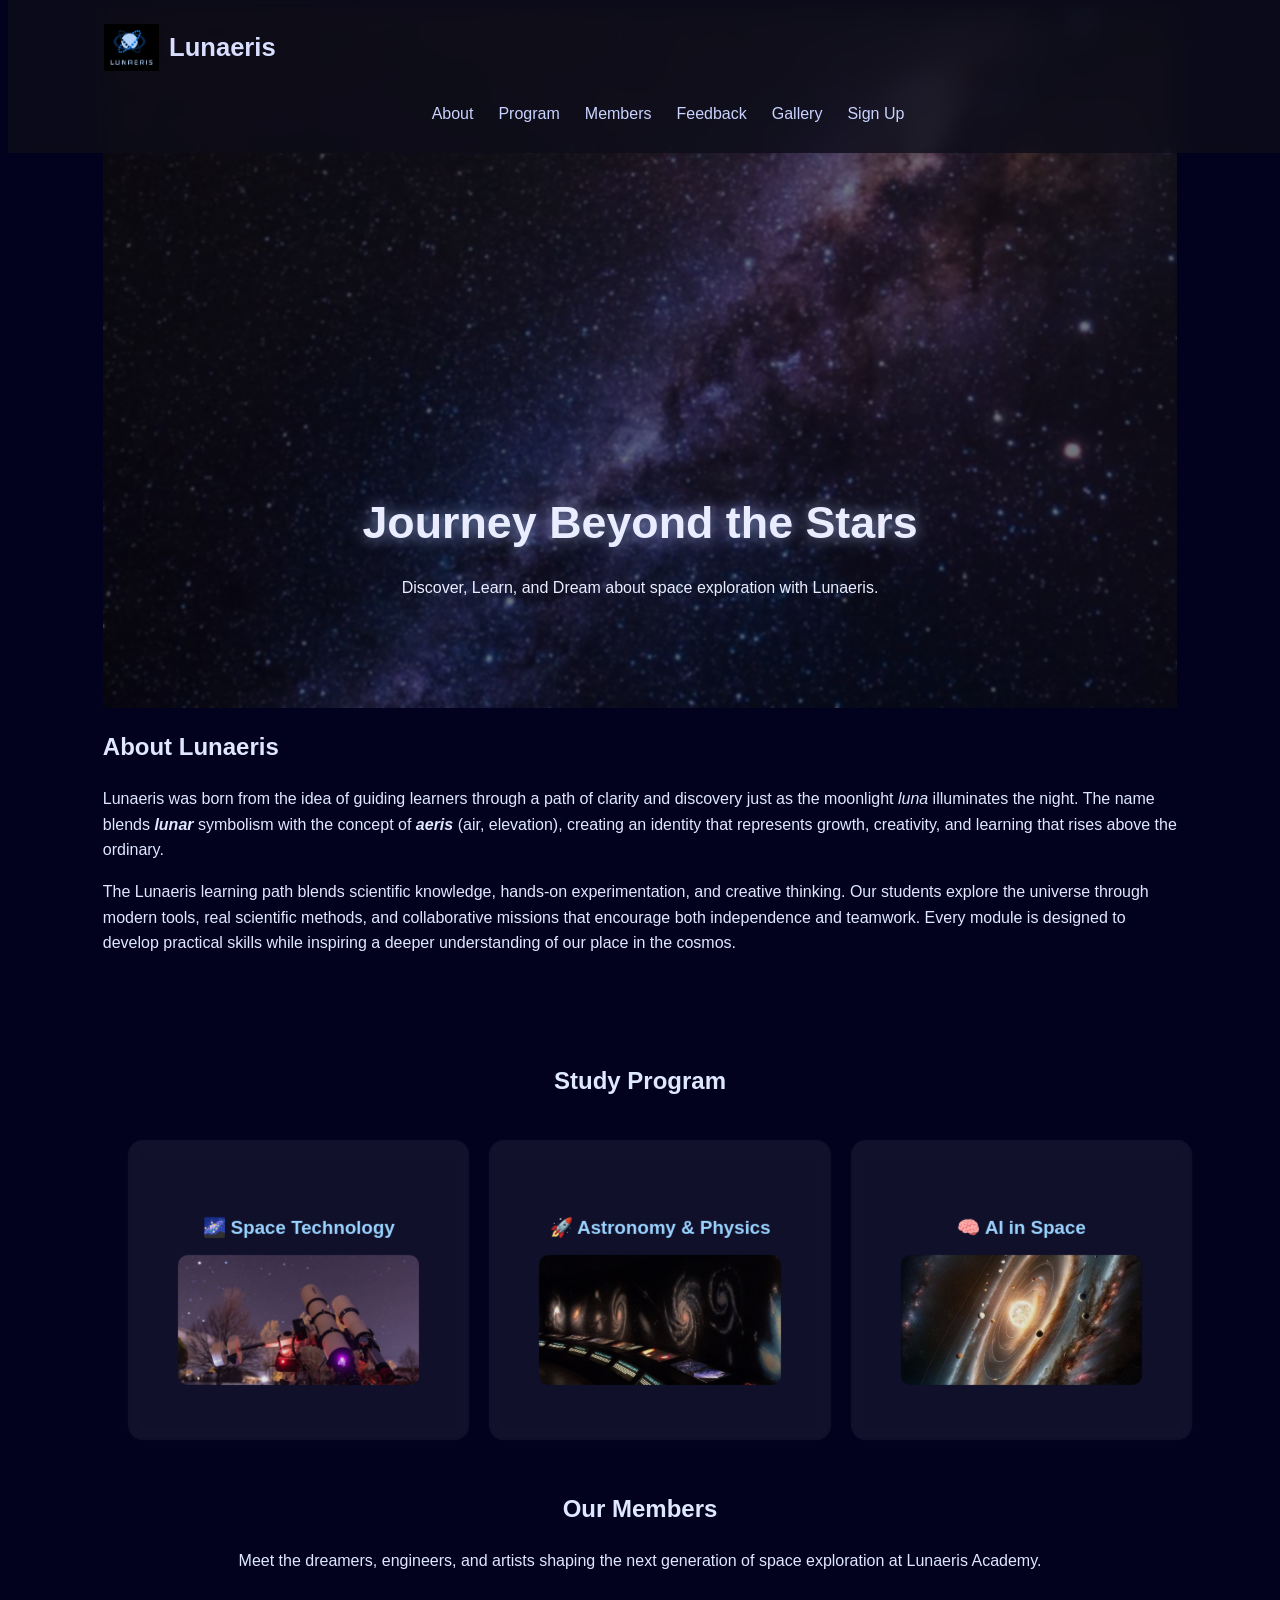
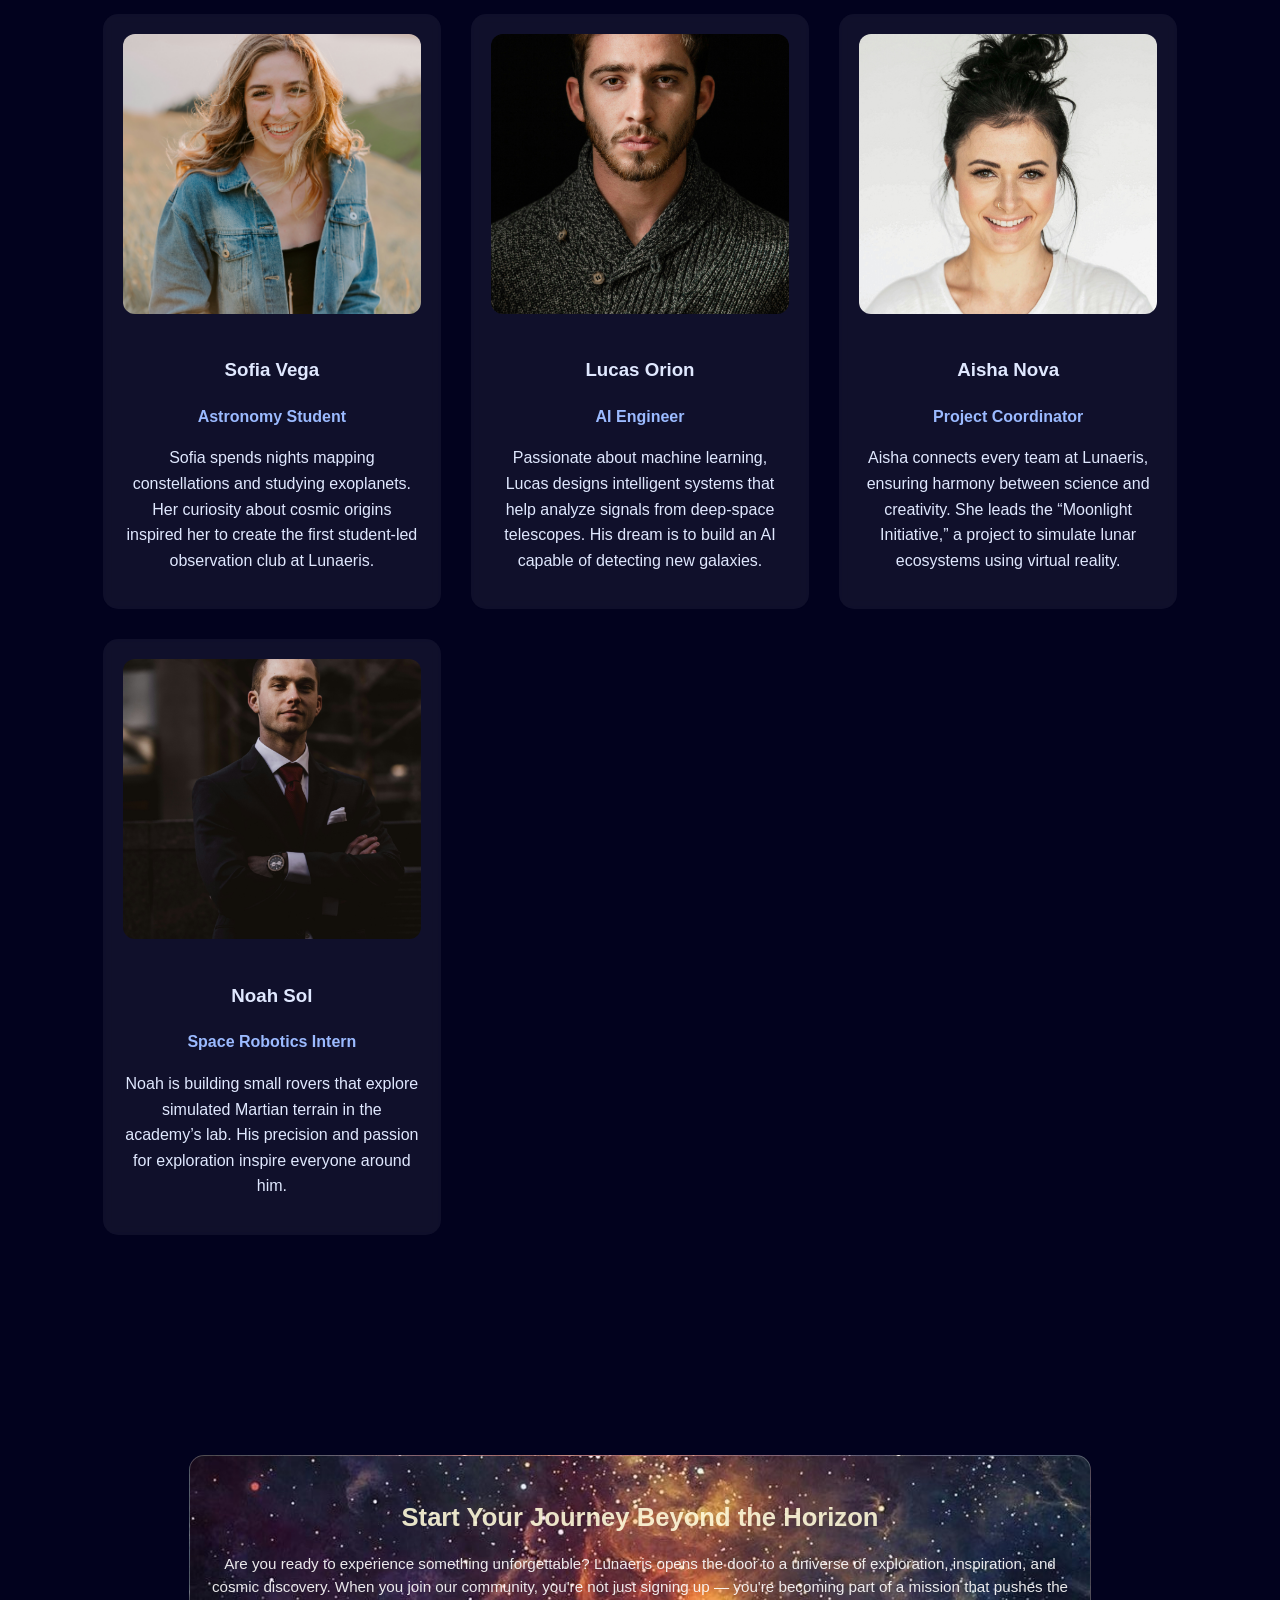
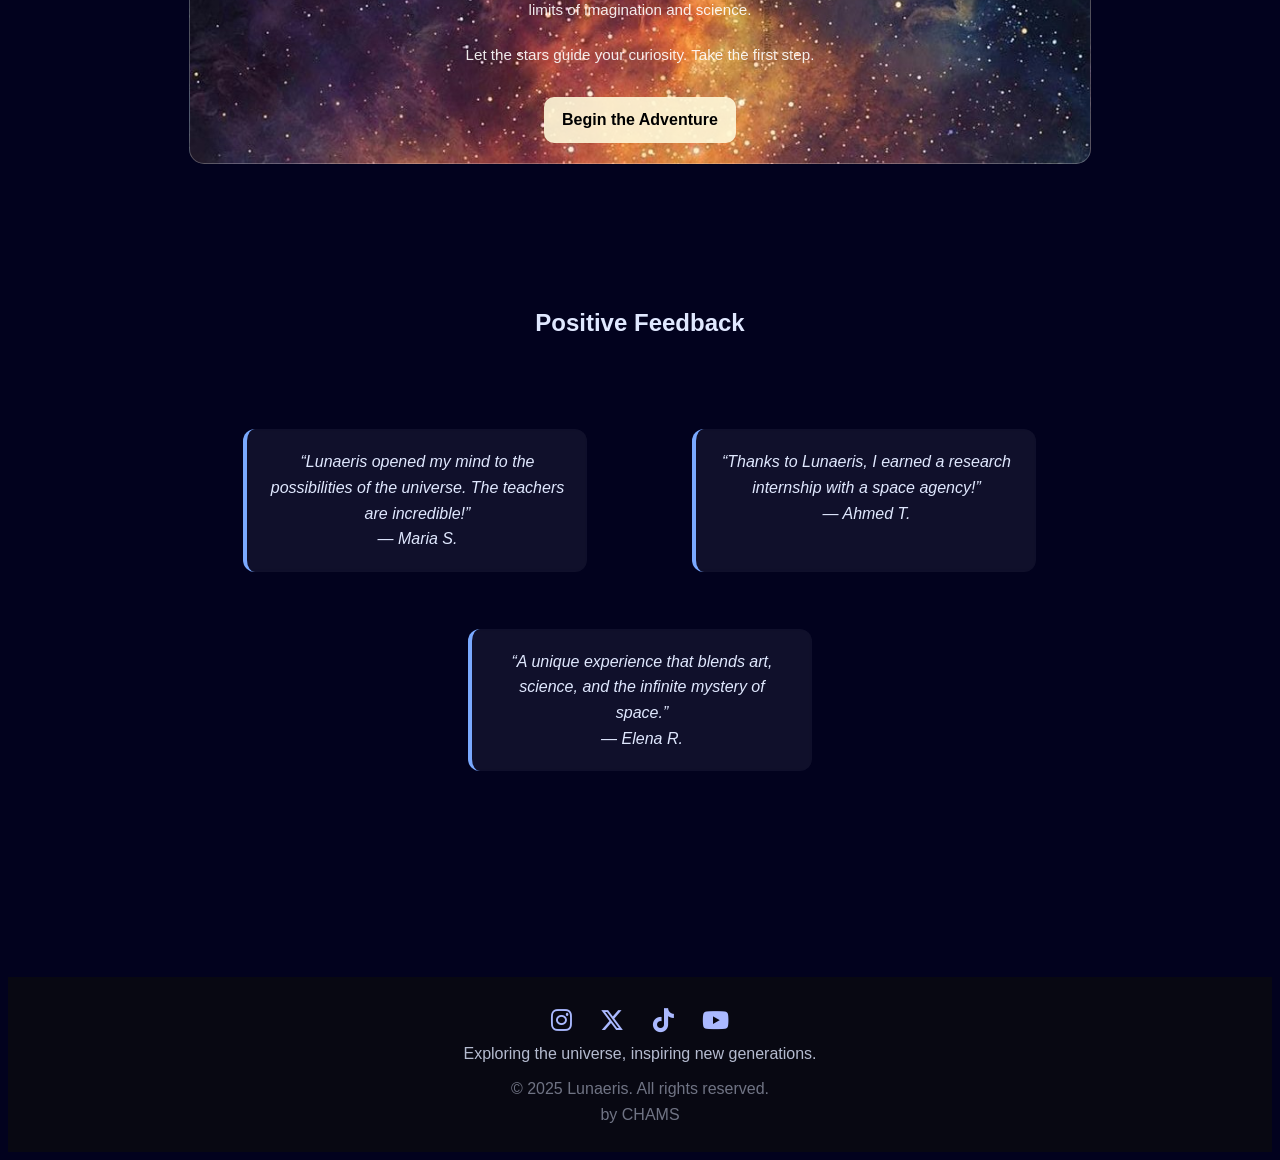
<file: index.html>
<!DOCTYPE html>
<html lang="en">

<head>
    <meta charset="UTF-8">
    <meta name="viewport" content="width=device-width, initial-scale=1.0">
    <title>LUNAERIS— Exploring Beyond</title>
    <link rel="stylesheet" href="css/style.css">
    <link rel="icon" href="Recursos/favicon.png" type="image/png">
    <link rel="stylesheet" href="https://cdnjs.cloudflare.com/ajax/libs/font-awesome/6.5.0/css/all.min.css">
</head>

<body>
    <header class="header">
        <div class="container nav-container">
            <div class="logo">
                <img src="Recursos/logo-lunaeris.png" alt="Lunaeris Logo">
                <h1>Lunaeris</h1>
            </div>
        </div>
        <nav class="nav">
            <ul class="nav-list">

                <li><a href="about.html">About</a></li>
                <li><a href="#program">Program</a></li>
                <li><a href="#members">Members</a></li>
                <li><a href="#feedback">Feedback</a></li>
                <li><a href="gallery.html">Gallery</a></li>
                <li><a href="form.html">Sign Up</a></li>
            </ul>
        </nav>
    </header>
    <main class="container">
        <section class="hero">

        </section>

        <section class="parallax"></section>

        <section class="parallax">
            <div class="parallax-text">
                <h2>Journey Beyond the Stars</h2>
                <p>Discover, Learn, and Dream about space exploration with Lunaeris.</p>
            </div>
        </section>

        <section id="about" class="about-lunaeris">
            <h2>About Lunaeris</h2>
            <p class="about-intro">Lunaeris was born from the idea of guiding learners through a path of clarity and
                discovery
                just as the moonlight <i>luna</i> illuminates the night. The name blends <strong><i>lunar</i></strong>
                symbolism with the concept
                of <strong><i>aeris</i></strong> (air, elevation), creating an identity that represents growth,
                creativity, and learning that rises above the ordinary.</p>

            <p class="program-intro">
                The Lunaeris learning path blends scientific knowledge, hands-on experimentation, and creative thinking.
                Our students explore the universe through modern tools, real scientific methods, and collaborative
                missions that encourage both independence and teamwork. Every module is designed to develop practical
                skills while inspiring a deeper understanding of our place in the cosmos.
            </p>

        </section>

        <section id="program" class="program">
            <h2>Study Program</h2>

            <div class="program-grid">

                <div class="program-item flip-card">
                    <div class="flip-inner">

                        <div class="flip-front">
                            <h3>&#127756; Space Technology</h3>
                            <img src="Recursos/space.jpeg" alt="Space Technology">
                        </div>

                        <div class="flip-back">
                            <p>
                                Students are introduced to spacecraft engineering, propulsion, robotics,
                                and satellite systems. From understanding how rockets work to analyzing mission
                                design, this module prepares future innovators for careers in aerospace.
                            </p>
                        </div>

                    </div>
                </div>

                <div class="program-item flip-card">
                    <div class="flip-inner">

                        <div class="flip-front">
                            <h3>&#128640; Astronomy & Physics</h3>
                            <img src="Recursos/astronomy & physics.jpeg" alt="Astronomy & Physics">
                        </div>

                        <div class="flip-back">
                            <p>
                                This course dives into celestial phenomena, planetary science, star formation,
                                galaxies, and cosmic evolution. Students learn observation techniques and
                                interpret astronomical data using real scientific methods.
                            </p>
                        </div>

                    </div>
                </div>

                <div class="program-item flip-card">
                    <div class="flip-inner">

                        <div class="flip-front">
                            <h3>&#129504; AI in Space</h3>
                            <img src="Recursos/ai space.jpeg" alt="AI in Space">
                        </div>

                        <div class="flip-back">
                            <p>
                                Artificial intelligence plays a key role in space missions from analyzing telescope
                                images to guiding autonomous rovers. Students experiment with algorithms and explore
                                the future of intelligent exploration.
                            </p>
                        </div>

                    </div>
                </div>

            </div>


            <section id="members" class="members">
                <h2>Our Members</h2>
                <p>Meet the dreamers, engineers, and artists shaping the next generation of space exploration at Lunaeris Academy.</p>

                <div class="members-grid">
                    <div class="member-card">
                        <img src="Recursos/sofia.jpg" alt="Sofia Vega">
                        <h3>Sofia Vega</h3>
                        <p class="role">Astronomy Student</p>
                        <p class="desc">
                            Sofia spends nights mapping constellations and studying exoplanets. Her curiosity about
                            cosmic origins inspired her to create the first student-led observation club at Lunaeris.
                        </p>
                    </div>

                    <div class="member-card">
                        <img src="Recursos/lucas.jpg" alt="Lucas Orion">
                        <h3>Lucas Orion</h3>
                        <p class="role">AI Engineer</p>
                        <p class="desc">
                            Passionate about machine learning, Lucas designs intelligent systems that help analyze
                            signals from
                            deep-space telescopes.
                            His dream is to build an AI capable of detecting new galaxies.
                        </p>
                    </div>

                    <div class="member-card">
                        <img src="Recursos/aicha.jpg" alt="Aisha Nova">
                        <h3>Aisha Nova</h3>
                        <p class="role">Project Coordinator</p>
                        <p class="desc">
                            Aisha connects every team at Lunaeris, ensuring harmony between science and creativity.
                            She leads the “Moonlight Initiative,” a project to simulate lunar ecosystems using virtual
                            reality.
                        </p>
                    </div>

                    <div class="member-card">
                        <img src="Recursos/noah.jpg" alt="Noah Sol">
                        <h3>Noah Sol</h3>
                        <p class="role">Space Robotics Intern</p>
                        <p class="desc">
                            Noah is building small rovers that explore simulated Martian terrain in the academy’s lab.
                            His precision and passion for exploration inspire everyone around him.
                        </p>
                    </div>
                </div>
            </section>

            <div class="glass-box">
                <h2>Start Your Journey Beyond the Horizon</h2>
                <p>
                    Are you ready to experience something unforgettable?
                    Lunaeris opens the door to a universe of exploration, inspiration, and cosmic discovery.
                    When you join our community, you're not just signing up — you're becoming part of a mission
                    that pushes the limits of imagination and science.
                    <br><br>
                    Let the stars guide your curiosity. Take the first step.
                </p>
                <a href="form.html">Begin the Adventure </a>
            </div>


            <section id="feedback" class="feedback">
                <h2>Positive Feedback</h2>
                <br><br>
                <div class="feedback-grid">
                    <blockquote>
                        “Lunaeris opened my mind to the possibilities of the universe. The teachers are incredible!”<br>
                        <span>— Maria S.</span>
                    </blockquote>
                    <blockquote>
                        “Thanks to Lunaeris, I earned a research internship with a space agency!”<br>
                        <span>— Ahmed T.</span>
                    </blockquote>
                    <blockquote>
                        “A unique experience that blends art, science, and the infinite mystery of space.”<br>
                        <span>— Elena R.</span>
                    </blockquote>
                </div>
            </section>


    </main>
    <footer class="footer">

        <div class="social">
            <a href="#" aria-label="Instagram"><i class="fa-brands fa-instagram"></i></a>
            <a href="#" aria-label="Twitter / X"><i class="fa-brands fa-x-twitter"></i></a>
            <a href="#" aria-label="TikTok"><i class="fa-brands fa-tiktok"></i></a>
            <a href="#" aria-label="YouTube"><i class="fa-brands fa-youtube"></i></a>
        </div>
        <p>Exploring the universe, inspiring new generations.</p>
        <div class="container">
            <p>&copy; 2025 Lunaeris. All rights reserved.</p>
            <p>by CHAMS</p>
        </div>

    </footer>


</body>

</html>
</file>
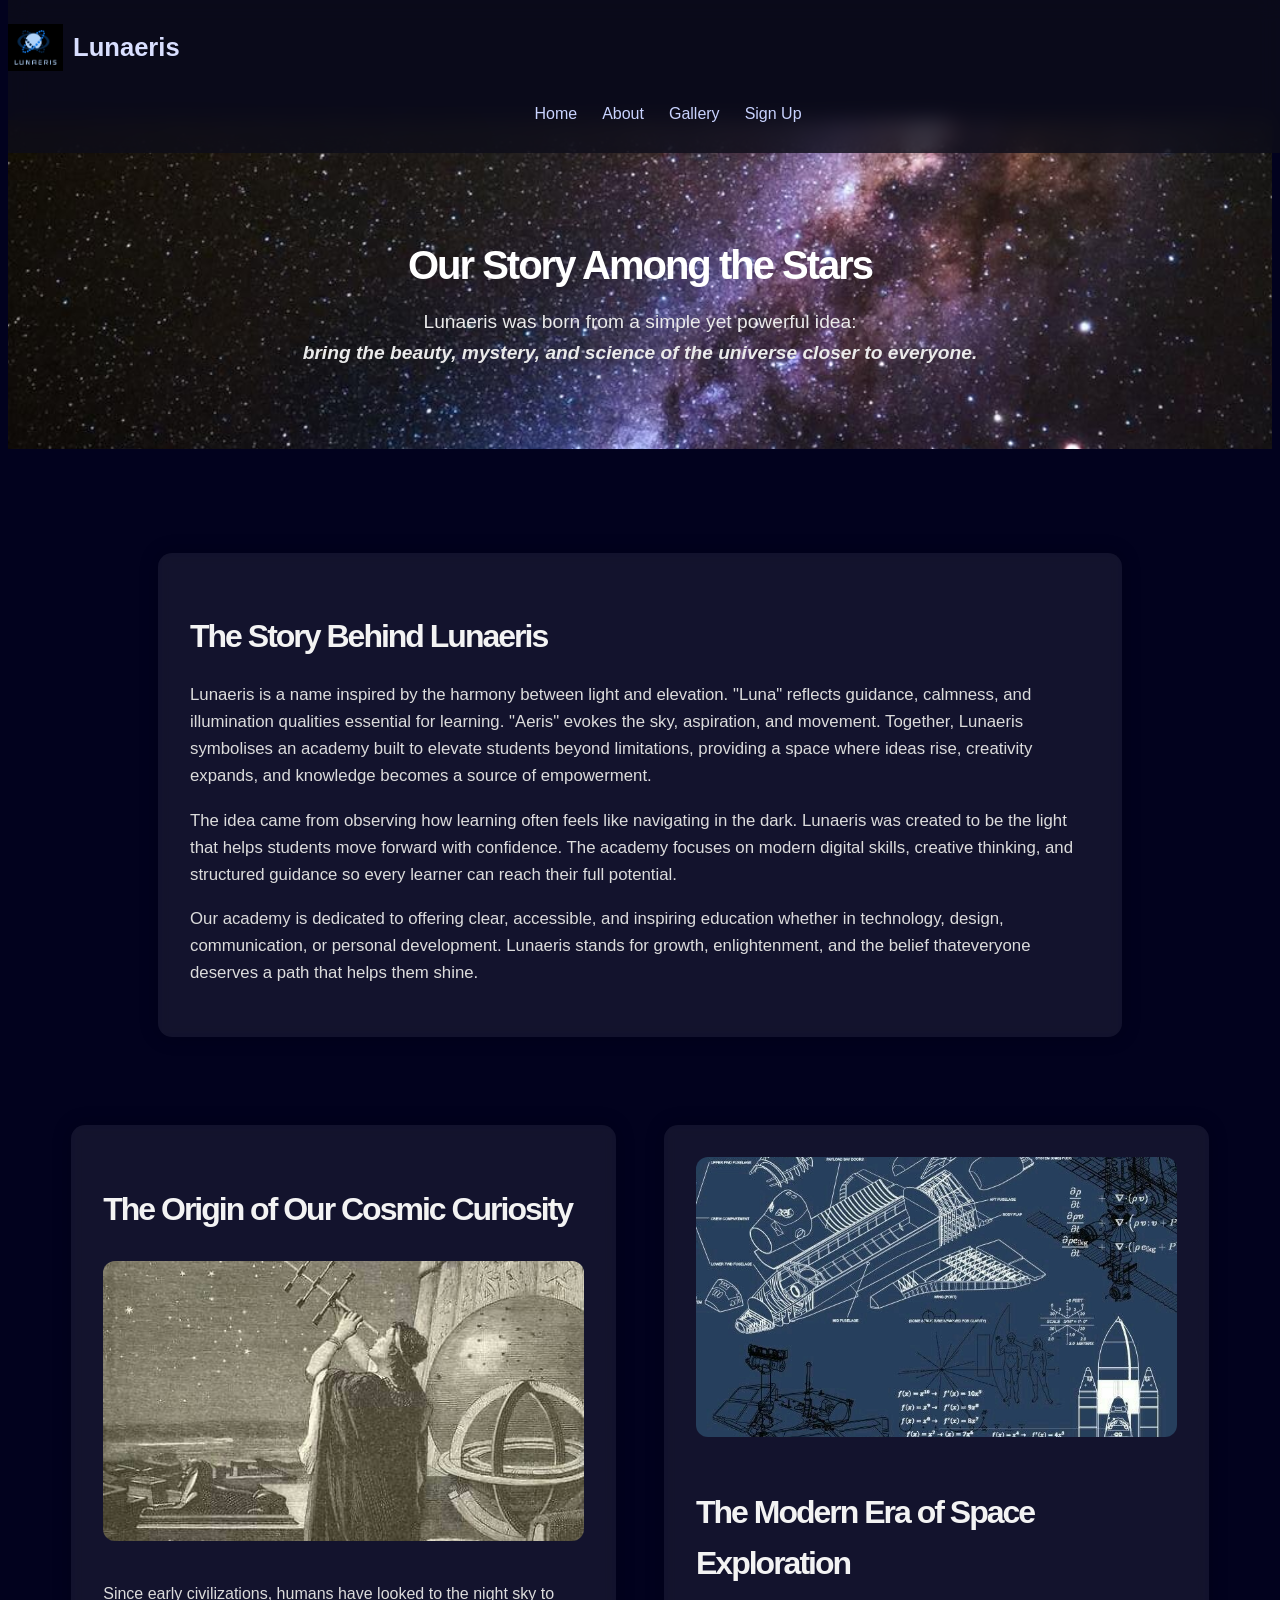
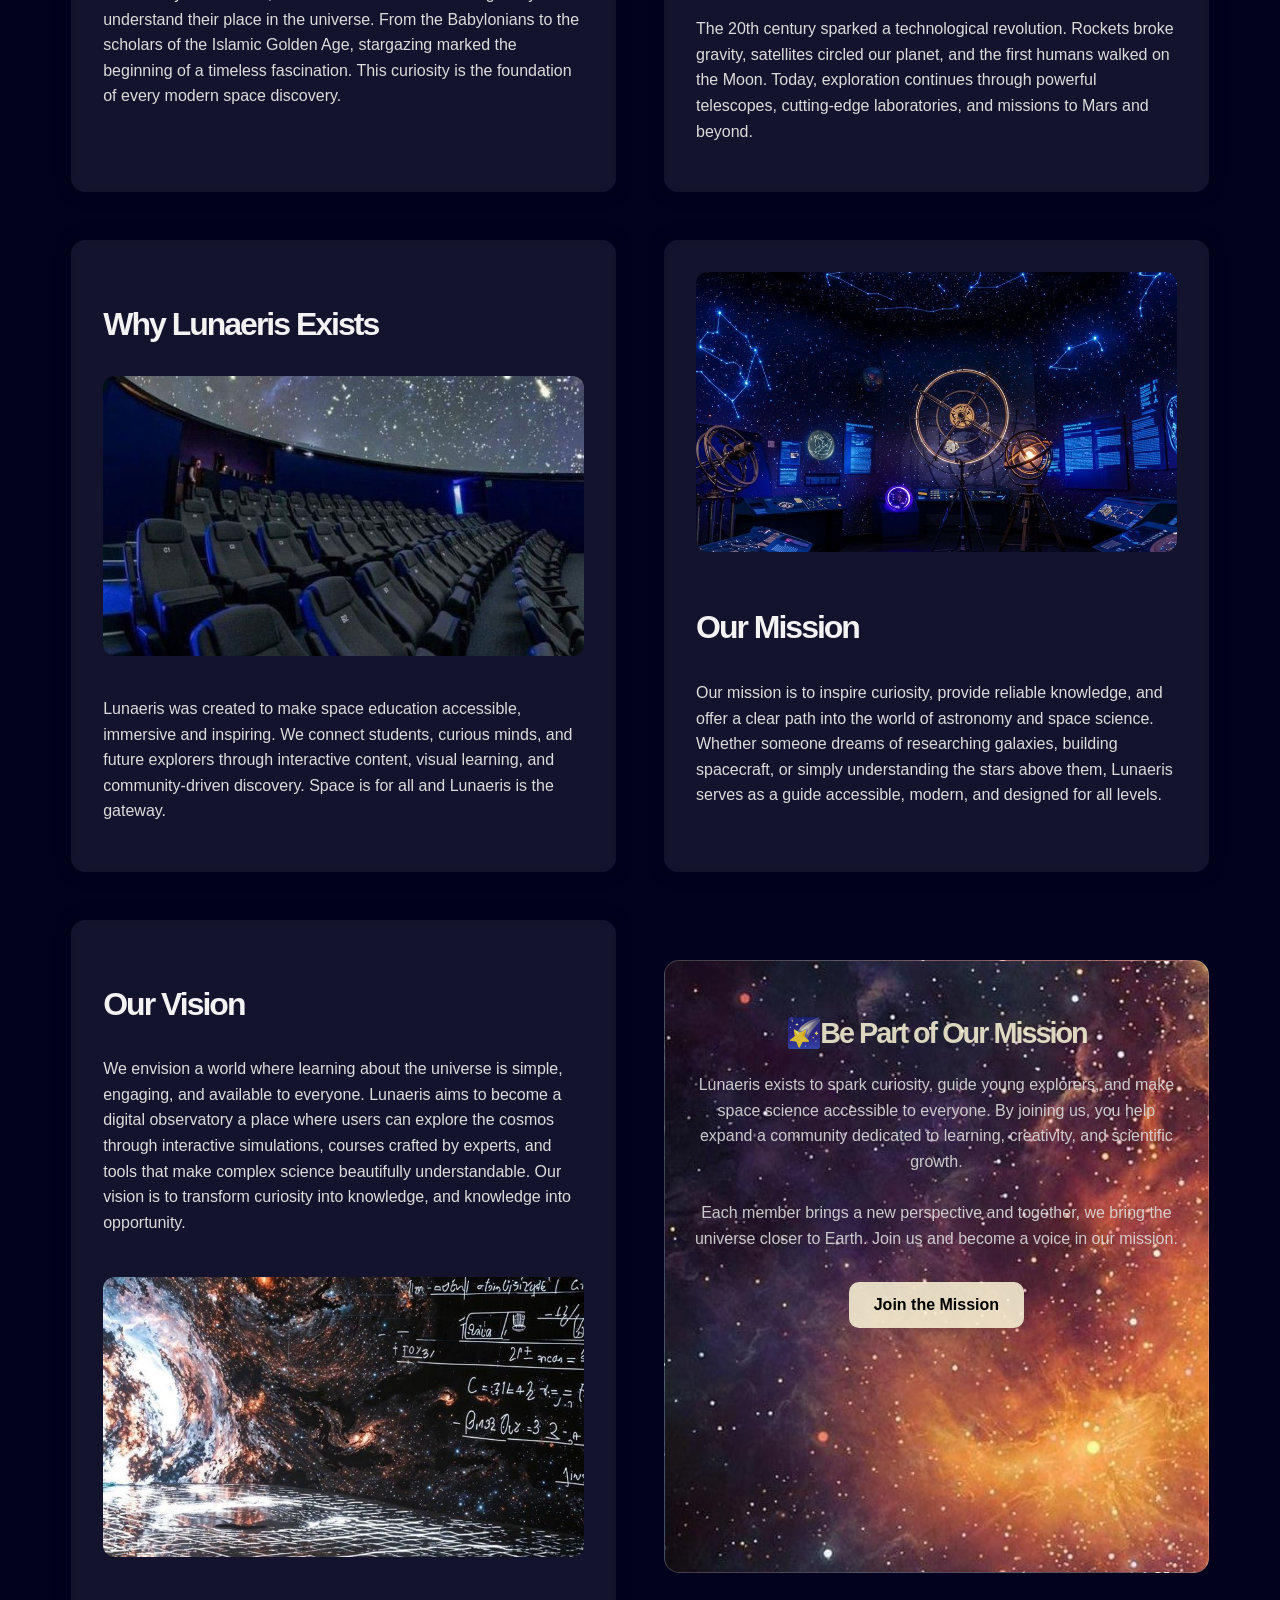
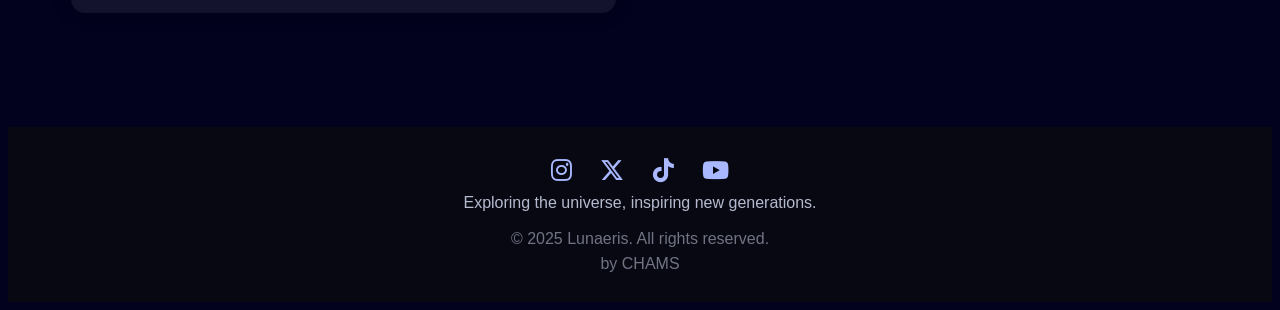
<file: about.html>
<!DOCTYPE html>
<html lang="en">

<head>
    <meta charset="UTF-8">
    <meta name="viewport" content="width=device-width, initial-scale=1.0">
    <title>About — Lunaeris</title>
    <link rel="stylesheet" href="css/about.css">
    <link rel="icon" href="Recursos/favicon.png" type="image/png">
    <link rel="stylesheet" href="https://cdnjs.cloudflare.com/ajax/libs/font-awesome/6.5.0/css/all.min.css">

</head>

<body>

    <header class="header">
        <div class="container nav-container">
            <div class="logo">
                <img src="Recursos/logo-lunaeris.png" alt="Lunaeris Logo">
                <h1>Lunaeris</h1>
            </div>

            <nav class="nav">
                <ul class="nav-list">
                    <li><a href="index.html" target="_parent">Home</a></li>
                    <li><a href="#" class="active">About</a></li>
                    <li><a href="gallery.html">Gallery</a></li>
                    <li><a href="form.html">Sign Up</a></li>
                </ul>
            </nav>
        </div>
    </header>


    <section class="about-hero">
        <div class="container">
            <h2>Our Story Among the Stars</h2>
            <p>Lunaeris was born from a simple yet powerful idea:</p>
            <p><i><strong> bring the beauty, mystery, and science of the universe closer to everyone.</strong></i>
            </p>
        </div>
    </section>



    <main class="about-grid">

        <section class="story">
            <h2>The Story Behind Lunaeris</h2>
            <p>Lunaeris is a name inspired by the harmony between light and elevation. "Luna" reflects guidance,
                calmness, and illumination qualities essential for learning. "Aeris" evokes the sky, aspiration, and
                movement. Together, Lunaeris symbolises an academy built to elevate students beyond limitations,
                providing a space where ideas rise, creativity expands, and knowledge becomes a source of empowerment.
            </p>
            <p>The idea came from observing how learning often feels like navigating in the dark. Lunaeris was created
                to be the light that helps students move forward with confidence. The academy focuses on modern digital
                skills, creative thinking, and structured guidance so every learner can reach their full potential.</p>
            <p>Our academy is dedicated to offering clear, accessible, and inspiring education whether in technology,
                design, communication, or personal development. Lunaeris stands for growth, enlightenment, and the
                belief thateveryone deserves a path that helps them shine.</p>
        </section>

        <section class="origin">
            <h2>The Origin of Our Cosmic Curiosity</h2>
            <img src="Recursos/old.jpeg" alt="Ancient astronomy" class="about-img">
            <p>
                Since early civilizations, humans have looked to the night sky to understand their place in the
                universe. From the Babylonians to the scholars of the Islamic Golden Age, stargazing marked the
                beginning of a timeless fascination. This curiosity is the foundation of every modern space discovery.
            </p>
        </section>


        <section class="modern">
            <img src="Recursos/mecanism of a rocket.jpeg" alt="Rocket" class="about-img">
            <h2>The Modern Era of Space Exploration</h2>
            <p>
                The 20th century sparked a technological revolution. Rockets broke gravity, satellites circled our
                planet, and the first humans walked on the Moon. Today, exploration continues through powerful
                telescopes,
                cutting-edge laboratories, and missions to Mars and beyond.
            </p>
        </section>

        <section class="why">
            <h2>Why Lunaeris Exists</h2>
            <img src="Recursos/classes.jpeg" alt="Students learning astronomy" class="about-img">
            <p>
                Lunaeris was created to make space education accessible, immersive and inspiring. We connect students,
                curious minds, and future explorers through interactive content, visual learning, and community-driven
                discovery. Space is for all and Lunaeris is the gateway.
            </p>
        </section>

        <section class="mission">
            <img src="Recursos/spacelab.jpeg" alt="Space laboratory" class="about-img">
            <h2>Our Mission</h2>
            <p>
                Our mission is to inspire curiosity, provide reliable knowledge, and offer a clear path into the world
                of
                astronomy and space science. Whether someone dreams of researching galaxies, building spacecraft,
                or simply understanding the stars above them, Lunaeris serves as a guide  accessible, modern,
                and designed for all levels.
            </p>
        </section>

        <section class="vision">
            <h2>Our Vision</h2>
            <p>
                We envision a world where learning about the universe is simple, engaging, and available to everyone.
                Lunaeris aims to become a digital observatory  a place where users can explore the cosmos through
                interactive simulations, courses crafted by experts, and tools that make complex science beautifully
                understandable. Our vision is to transform curiosity into knowledge, and knowledge into opportunity.
            </p>
            <br>
            <img src="Recursos/vision.jpeg" alt="Vision" class="about-img">
        </section>

        <div class="glass-box">
            <div class="opacity">
                <h2>&#127776;Be Part of Our Mission</h2>
                <p>
                    Lunaeris exists to spark curiosity, guide young explorers, and make space science accessible
                    to everyone. By joining us, you help expand a community dedicated to learning, creativity,
                    and scientific growth.
                    <br><br>
                    Each member brings a new perspective and together, we bring the universe closer to Earth.
                    Join us and become a voice in our mission.
                </p>
                <a href="form.html">Join the Mission </a>
            </div>
        </div>


    </main>

    <footer class="footer">


        <div class="social">
            <a href="#" aria-label="Instagram"><i class="fa-brands fa-instagram"></i></a>
            <a href="#" aria-label="Twitter / X"><i class="fa-brands fa-x-twitter"></i></a>
            <a href="#" aria-label="TikTok"><i class="fa-brands fa-tiktok"></i></a>
            <a href="#" aria-label="YouTube"><i class="fa-brands fa-youtube"></i></a>
        </div>

        <p>Exploring the universe, inspiring new generations.</p>
        <div class="container">
            <p>&copy; 2025 Lunaeris. All rights reserved.</p>
            <p>by CHAMS</p>
        </div>

    </footer>


</body>

</html>
</file>
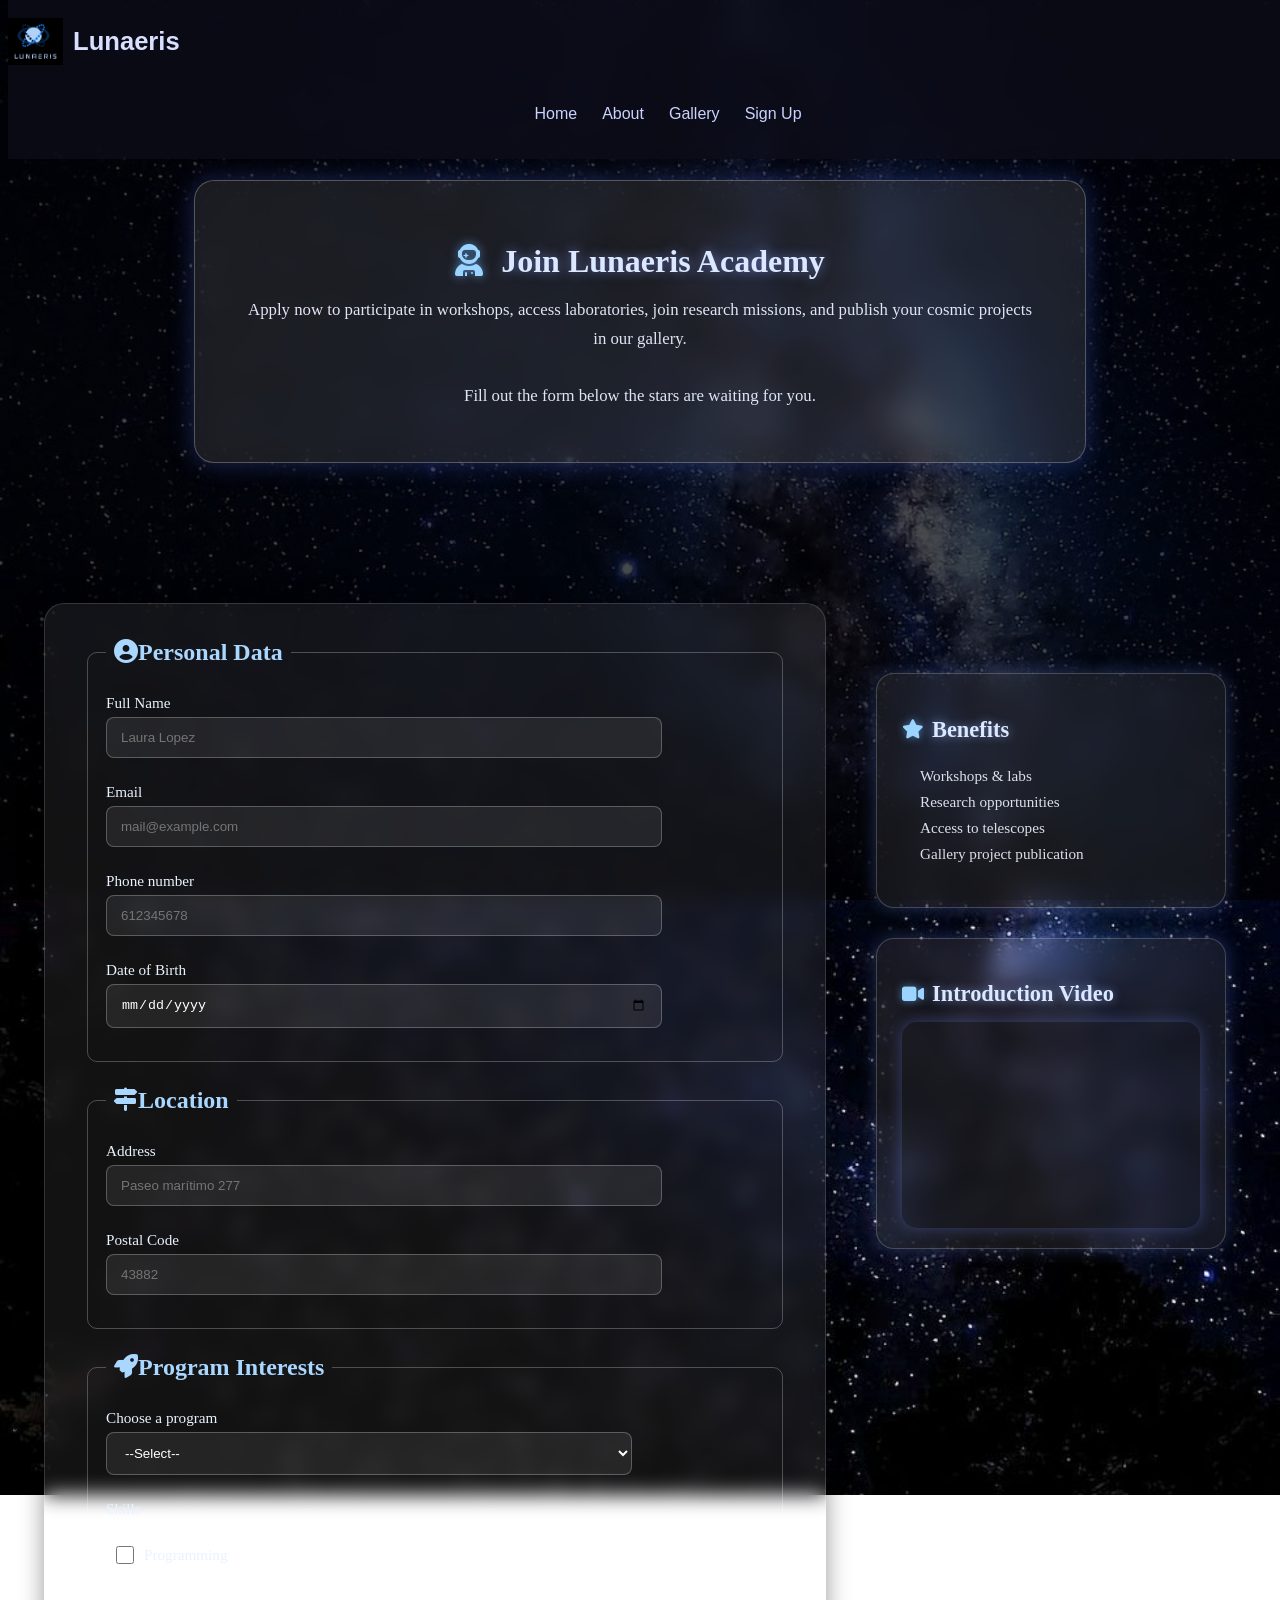
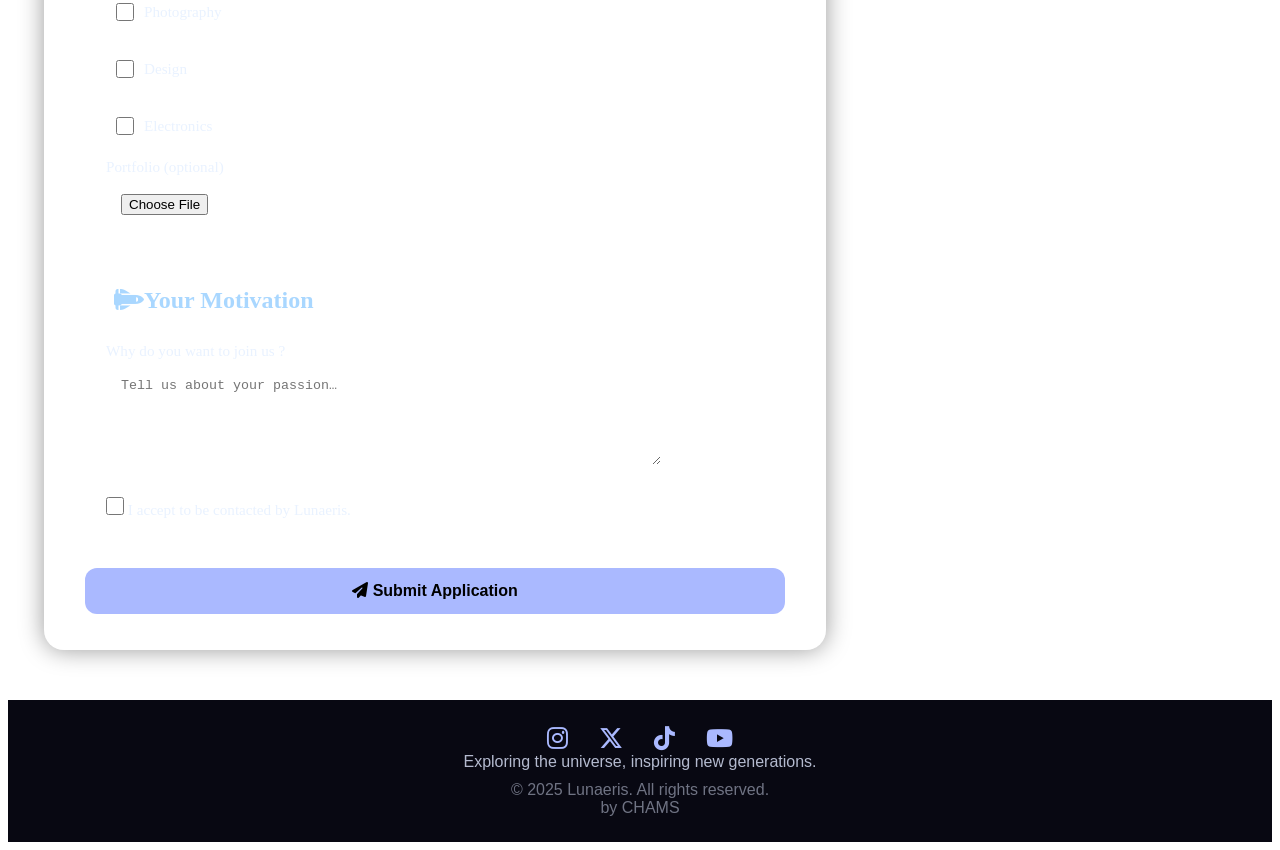
<file: form.html>
<!DOCTYPE html>
<html lang="en">

<head>
    <meta charset="UTF-8">
    <meta name="viewport" content="width=device-width, initial-scale=1.0">
    <title>Join Lunaeris — Application Form</title>
    <link rel="stylesheet" href="css/form.css">
    <link rel="icon" href="Recursos/favicon.png" type="image/png">
    <link rel="stylesheet" href="https://cdnjs.cloudflare.com/ajax/libs/font-awesome/6.5.0/css/all.min.css">
</head>

<body>

    <header class="header">
        <div class="container nav-container">
            <div class="logo">
                <img src="Recursos/logo-lunaeris.png" alt="Lunaeris Logo">
                <h1>Lunaeris</h1>
            </div>

            <nav class="nav">
                <ul class="nav-list">
                    <li><a href="index.html" target="_parent">Home</a></li>
                    <li><a href="about.html">About</a></li>
                    <li><a href="gallery.html">Gallery</a></li>
                    <li><a href="#" class="active">Sign Up</a></li>
                </ul>
            </nav>
        </div>
    </header>

    <main class="container" style="margin-top:130px;">


        <section class="glass-box form-intro">
            <h2><i class="fa-solid fa-user-astronaut"></i> Join Lunaeris Academy</h2>
            <p>
                Apply now to participate in workshops, access laboratories, join research missions,
                and publish your cosmic projects in our gallery.
                <br><br>
                Fill out the form below the stars are waiting for you.
            </p>
        </section>

        <section class="join-grid">

            <form class="join-form" method="POST" action="https://formspree.io/f/xrbrvzrq">

                <fieldset>
                    <legend><i class="fa fa-user-circle" aria-hidden="true"></i>Personal Data</legend>

                    <label for="name">Full Name </label>
                    <input type="text" id="name" name="name" required placeholder="Laura Lopez"
                        pattern="^[A-Za-zÀ-ÿ' -]{2,}$">

                    <label for="email">Email </label>
                    <input type="email" id="email" name="email" required placeholder="mail@example.com">

                    <label for="tel">Phone number </label>
                    <input type="tel" pattern="[0-9]{9}" required placeholder="612345678">


                    <label for="birth">Date of Birth</label>
                    <input type="date" id="birth" name="birth">
                </fieldset>


                <fieldset>
                    <legend><i class="fa fa-map-signs" aria-hidden="true"></i>Location</legend>

                    <label for="address">Address</label>
                    <input type="text" id="address" name="address" placeholder="Paseo marítimo 277">

                    <label for="postal">Postal Code</label>
                    <input type="text" id="postal" name="postal" placeholder="43882" pattern="^[0-9]{5}$">

                </fieldset>


                <fieldset>
                    <legend><i class="fa fa-rocket" aria-hidden="true"></i>Program Interests</legend>

                    <label for="program">Choose a program </label>
                    <select id="program" name="program" required>
                        <option value="">--Select--</option>
                        <option value="tech">Space Technology</option>
                        <option value="astronomy">Astronomy & Physics</option>
                        <option value="ai">AI in Space</option>
                        <option value="workshops">Workshops</option>
                    </select>
                    <label for="skills">Skills </label>

                    <div class="skills-row">
                        <label><input type="checkbox" name="skills" value="programming"> Programming</label>
                        <label><input type="checkbox" name="skills" value="photography"> Photography</label>
                        <label><input type="checkbox" name="skills" value="design"> Design</label>
                        <label><input type="checkbox" name="skills" value="electronics"> Electronics</label>
                    </div>

                    <label for="portfolio">Portfolio (optional)</label>
                    <input type="file" id="portfolio" name="portfolio">
                </fieldset>


                <fieldset>
                    <legend><i class="fa fa-space-shuttle" aria-hidden="true"></i>Your Motivation</legend>

                    <label for="message">Why do you want to join us ? </label>
                    <textarea id="message" name="message" rows="5" required minlength="15"
                        placeholder="Tell us about your passion…"></textarea>

                    <label class="consent">
                        <input type="checkbox" name="consent" required>
                        I accept to be contacted by Lunaeris.
                    </label>
                </fieldset>

                <button type="submit" class="btn-primary">
                    <i class="fa-solid fa-paper-plane"></i> Submit Application
                </button>
            </form>


            <aside class="side-info">

                <div class="side-card">
                    <h3><i class="fa-solid fa-star"></i> Benefits</h3>
                    <ul>
                        <li>Workshops & labs</li>
                        <li>Research opportunities</li>
                        <li>Access to telescopes</li>
                        <li>Gallery project publication</li>
                    </ul>
                </div>

                <div class="side-card">
                    <h3><i class="fa-solid fa-video"></i> Introduction Video</h3>
                    <div class="video-wrap">
                        <iframe src="https://www.youtube.com/embed/6VfHllEKkuQ?si=Z4cC3Y5mTZnwg0yA"
                            title="Introduction video" frameborder="0"
                            allow="accelerometer; autoplay; clipboard-write; encrypted-media; gyroscope; picture-in-picture; web-share"
                            referrerpolicy="strict-origin-when-cross-origin" allowfullscreen>
                        </iframe>

                    </div>
                </div>

            </aside>

        </section>

    </main>


    <footer class="footer">
        <div class="social">
            <a href="#" aria-label="Instagram"><i class="fa-brands fa-instagram"></i></a>
            <a href="#" aria-label="Twitter / X"><i class="fa-brands fa-x-twitter"></i></a>
            <a href="#" aria-label="TikTok"><i class="fa-brands fa-tiktok"></i></a>
            <a href="#" aria-label="YouTube"><i class="fa-brands fa-youtube"></i></a>
        </div>
        <p>Exploring the universe, inspiring new generations.</p>
        <div class="container">
            <p>&copy; 2025 Lunaeris. All rights reserved.</p>
            <p>by CHAMS</p>
        </div>

    </footer>

</body>

</html>
</file>
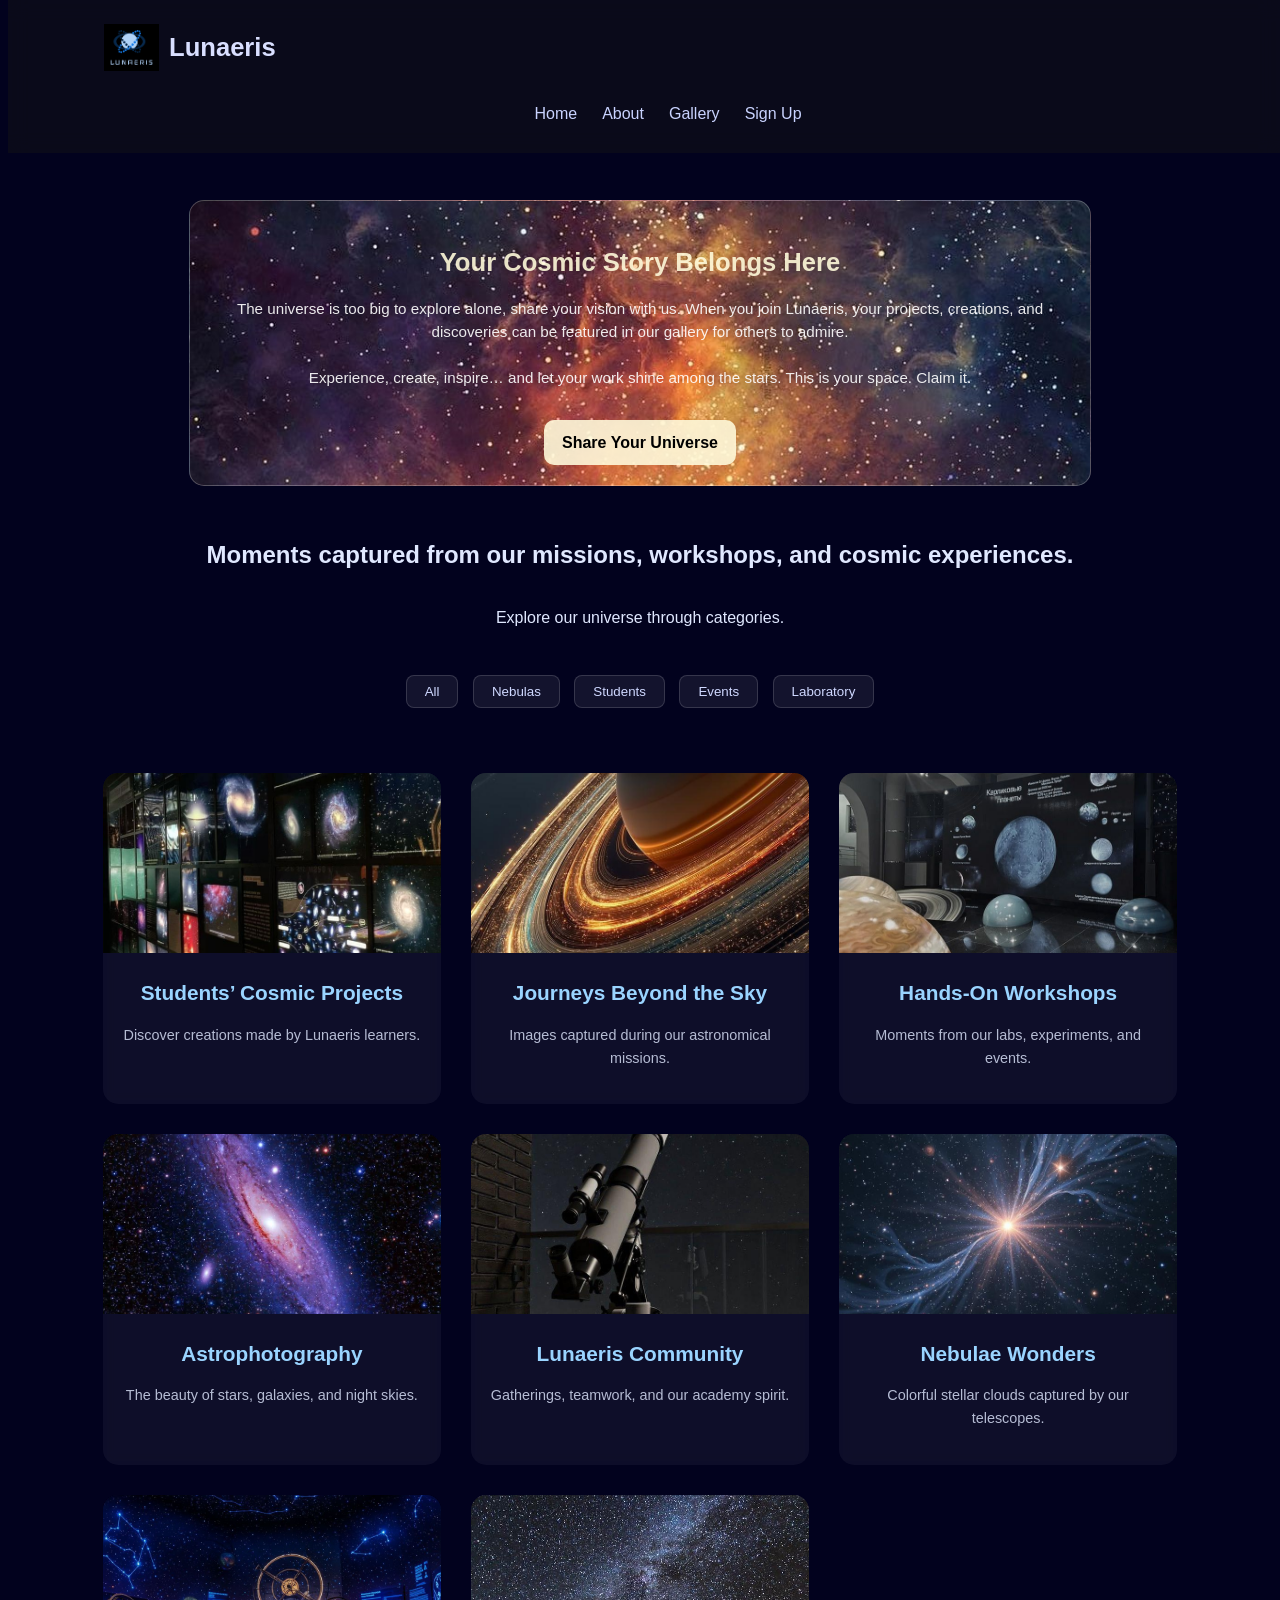
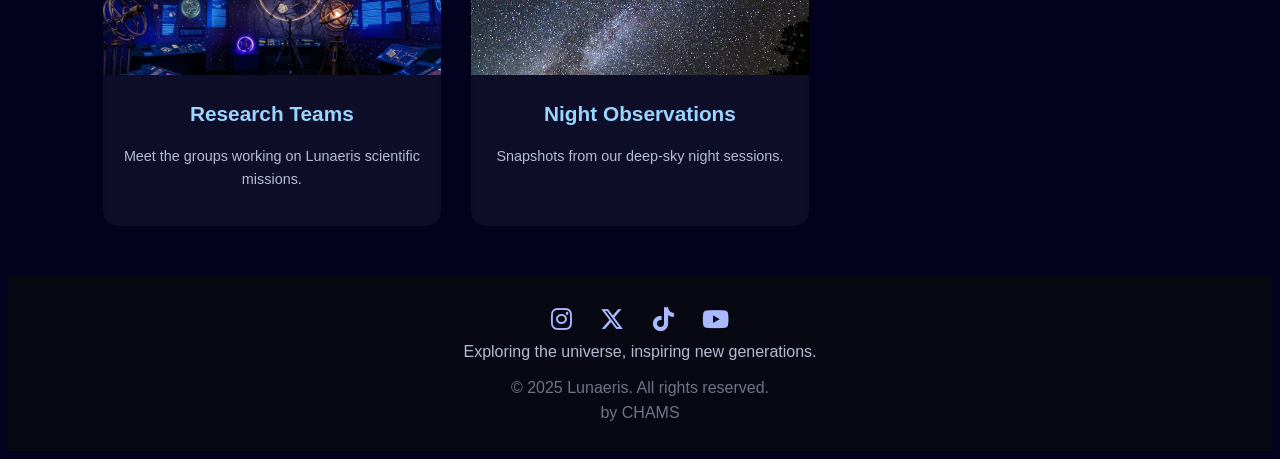
<file: gallery.html>
<!DOCTYPE html>
<html lang="en">

<head>
    <meta charset="UTF-8">
    <meta name="viewport" content="width=device-width, initial-scale=1.0">
    <title>Gallery — Lunaeris Academy</title>
    <link rel="stylesheet" href="css/style.css">
    <link rel="icon" href="Recursos/favicon.png" type="image/png">
    <link rel="stylesheet" href="https://cdnjs.cloudflare.com/ajax/libs/font-awesome/6.5.0/css/all.min.css">
</head>

<body>

    <header class="header">
        <div class="container nav-container">
            <div class="logo">
                <img src="Recursos/logo-lunaeris.png" alt="Lunaeris Logo">
                <h1>Lunaeris</h1>
            </div>

            <nav class="nav">
                <ul class="nav-list">
                    <li><a href="index.html" target="_parent">Home</a></li>
                    <li><a href="about.html" >About</a></li>
                    <li><a href="#" class="active">Gallery</a></li>
                    <li><a href="form.html" >Sign Up</a></li>
                </ul>
            </nav>
        </div>
    </header>

    <section class="container" style="margin-top:200px;">
        <div class="glass-box">
            <h2>Your Cosmic Story Belongs Here</h2>
            <p>
                The universe is too big to explore alone, share your vision with us.
                When you join Lunaeris, your projects, creations, and discoveries can be featured
                in our gallery for others to admire.
                <br><br>
                Experience, create, inspire… and let your work shine among the stars.
                This is your space. Claim it.
            </p>
            <a href="form.html">Share Your Universe </a>
        </div>
    </section>

    <section class="container" style="text-align:center; margin-top:30px;">
        <h2>Moments captured from our missions, workshops, and cosmic experiences.</h2>
    </section>
    <section class="gallery-hero" style="text-align:center; margin-top:30px;">
        <p>Explore our universe through categories.</p>
    </section>


    <section class="container gallery-categories">
        <button class="filter-btn">All</button>
        <button class="filter-btn">Nebulas</button>
        <button class="filter-btn">Students</button>
        <button class="filter-btn">Events</button>
        <button class="filter-btn">Laboratory</button>
    </section>

    <section class="gallery-category-grid container">

        <div class="category-card">
            <img src="Recursos/sala universo.jpeg" alt="Students Projects">
            <h3>Students’ Cosmic Projects</h3>
            <p>Discover creations made by Lunaeris learners.</p>
        </div>

        <div class="category-card">
            <img src="Recursos/saturn.jpeg" alt="Sky Journeys">
            <h3>Journeys Beyond the Sky</h3>
            <p>Images captured during our astronomical missions.</p>
        </div>

        <div class="category-card">
            <img src="Recursos/workshop.jpeg" alt="Workshops">
            <h3>Hands-On Workshops</h3>
            <p>Moments from our labs, experiments, and events.</p>
        </div>

        <div class="category-card">
            <img src="Recursos/andromeda galaxy.jpeg" alt="Astrophotography">
            <h3>Astrophotography</h3>
            <p>The beauty of stars, galaxies, and night skies.</p>
        </div>

        <div class="category-card">
            <img src="Recursos/space telescope.jpeg" alt="Community">
            <h3>Lunaeris Community</h3>
            <p>Gatherings, teamwork, and our academy spirit.</p>
        </div>
        <div class="category-card">
            <img src="Recursos/crab nebula.jpeg" alt="Nebulae Wonders">
            <h3>Nebulae Wonders</h3>
            <p>Colorful stellar clouds captured by our telescopes.</p>
        </div>

        <div class="category-card">
            <img src="Recursos/spacelab.jpeg" alt="Research Teams">
            <h3>Research Teams</h3>
            <p>Meet the groups working on Lunaeris scientific missions.</p>
        </div>

        <div class="category-card">
            <img src="Recursos/project.jpeg" alt="Night Observations">
            <h3>Night Observations</h3>
            <p>Snapshots from our deep-sky night sessions.</p>
        </div>

    </section>

    
    <footer class="footer">


        <div class="social">
            <a href="#" aria-label="Instagram"><i class="fa-brands fa-instagram"></i></a>
            <a href="#" aria-label="Twitter / X"><i class="fa-brands fa-x-twitter"></i></a>
            <a href="#" aria-label="TikTok"><i class="fa-brands fa-tiktok"></i></a>
            <a href="#" aria-label="YouTube"><i class="fa-brands fa-youtube"></i></a>
        </div>

        <p>Exploring the universe, inspiring new generations.</p>
        <div class="container">
            <p>&copy; 2025 Lunaeris. All rights reserved.</p>
            <p>by CHAMS</p>
        </div>

    </footer>

</body>

</html>
</file>
<file: css/style.css>
body {
    font-family: "Segoe UI", sans-serif;
    background: #02021e;
    color: #e0e8ff;
    line-height: 1.6;
    scroll-behavior: smooth;
}

.container {
    width: 85%;
    margin: auto;
}

/* HEADER + NAV*/

header {
    background: rgba(13, 13, 26, 0.8);
    backdrop-filter: blur(10px);
    padding: 10px 0;
    position: fixed;
    top: 0;
    width: 100%;
    z-index: 1000;
}

/* Logo Section */
.logo {
    display: flex;
    align-items: center;
    gap: 10px;
}

.logo img {
    width: 55px;
    height: auto;
}

.logo h1 {
    font-size: 1.6rem;
    color: #d9dfff;
}

/* Navigation */
.nav {
    margin-top: 10px;
}

.nav-list {
    display: flex;
    justify-content: center;
    gap: 25px;
    list-style: none;
}

.nav-list a {
    color: #c9d3ff;
    text-decoration: none;
    font-size: 1rem;
    position: relative;
    padding-bottom: 5px;
}

.nav-list a:hover {
    color: #ffffff;
}

.nav-list a::after {
    content: "";
    position: absolute;
    bottom: 0;
    left: 0;
    width: 0%;
    height: 2px;
    background: #7aa9ff;
    transition: 0.3s;
}

.nav-list a:hover::after {
    width: 100%;
}


/* PARALLAX SECTIONS */

.parallax {
    background-image: url("../Recursos/effect.jpeg");
    background-size: cover;
    background-position: center;
    background-attachment: fixed;
    min-height: 350px;
    display: flex;
    justify-content: center;
    align-items: center;
    position: relative;
}

.parallax::before {
    content: "";
    position: absolute;
    width: 100%;
    height: 100%;
    background: rgba(5, 5, 20, 0.55);
    backdrop-filter: blur(1px);
}

.parallax-text {
    position: relative;
    text-align: center;
    color: #e9edff;
    padding: 40px;
}

.parallax-text h2 {
    font-size: 2.8rem;
    margin-bottom: 15px;
    text-shadow: 0 0 15px rgba(180, 200, 255, 0.7);
}

/* PROGRAM GRID */

 .program {
    padding: 70px 0;
    text-align: center;
} 

 .program-grid {
    display: grid;
    grid-template-columns: repeat(auto-fit, minmax(260px, 1fr));
    gap: 60px;
    margin-top: 40px;
    padding: 0 25px;
    justify-items: center;

} 

/* FLIP CARDS */

.flip-card {
    width: 100%;
    max-width: 320px;
    height: 260px;
    perspective: 1000px;
    display: flex;
    justify-content: center;
    align-items: center;
    margin: 0 auto;
    position: relative;
}

 .flip-inner {
    width: 100%;
    height: 100%;
    position: relative;
    transform-style: preserve-3d;
    transition: transform 0.8s ease;
    border-radius: 15px;
}

.flip-card:hover .flip-inner {
    transform: rotateY(180deg);
} 

.flip-front,
.flip-back {
    position: absolute;
    width: 100%;
    height: 100%;
    backface-visibility: hidden;
    border-radius: 15px;
    background: rgba(255, 255, 255, 0.06);
    backdrop-filter: blur(6px);
    padding: 20px;
    display: flex;
    flex-direction: column;
    justify-content: center;
    align-items: center;
    text-align: center;
}

/* FRONT */
 .flip-front h3 {
    margin-bottom: 12px;
    color: #9ad4ff;
}

.flip-front img {
    width: 80%;
    height: 130px;
    object-fit: cover;
    border-radius: 10px;
    opacity: 0.9;
} 

 .flip-front {
     transform: rotateY(0deg) translateZ(1px);
 }

/* BACK */

.flip-back p {
    color: #e0e8ff;
    font-size: 0.95rem;
    line-height: 1.5;
}
.flip-back {
    transform: rotateY(180deg) translateZ(1px);
}

@media (max-width: 768px) {
    .flip-card {
        height: 300px;
        max-width: 90%;
    }

    .flip-front img {
        height: 150px;
    }
}


/* MEMBERS GRID */

.members {
    padding: 70px 0;
    text-align: center;
}

.members-grid {
    display: grid;
    grid-template-columns: repeat(auto-fit, minmax(250px, 1fr));
    gap: 30px;
    margin-top: 40px;
}

.member-card {
    background: rgba(255, 255, 255, 0.06);
    border-radius: 15px;
    padding: 20px;
    backdrop-filter: blur(5px);
    transition: 0.3s;
}

.member-card img {
    width: 100%;
    border-radius: 10px;
    margin-bottom: 15px;
}

.members-grid img {
    width: 100%;
    height: 280px;
    object-fit: cover;
    border-radius: 12px;
}

.member-card:hover {
    transform: scale(1.03);
    box-shadow: 0 0 20px rgba(120, 140, 255, 0.4);
}

.role {
    color: #9bbaff;
    font-weight: bold;
    margin-bottom: 10px;
}

/* FEEDBACK */

.feedback {
    padding: 70px 0;
    text-align: center;
}

.feedback-grid {
    display: flex;
    flex-wrap: wrap;
    gap: 25px;
    justify-content: center;
}

blockquote {
    background: rgba(255, 255, 255, 0.06);
    border-left: 4px solid #7aa9ff;
    padding: 20px;
    width: 300px;
    border-radius: 12px;
    font-style: italic;
    backdrop-filter: blur(3px);
}

/*FOOTER */

footer {
    background: #080812;
    padding: 25px 0;
    text-align: center;
    margin-top: 50px;
    color: #aab9ff;
}

.footer p {
    font-size: 1rem;
    opacity: 0.8;
    max-width: 500px;
    margin: 0 auto;
    color: #e0e8ff;
}

.social a {
    display: inline-block;
    margin: 0 12px;
    font-size: 1.5rem;
    color: #aab9ff;
    transition: 0.3s;
}

.social a:hover {
    color: #ffffff;
    transform: scale(1.2);
}

.footer .container {
    margin-top: 10px;
    font-size: 0.9rem;
    opacity: 0.6;
}

/* efecto vidirio */
.glass-box {
    margin: 150px auto 50px;
    text-align: center;
    right: 30px;
    width: 80%;
    background: rgba(255, 255, 255, 0.12);
    border-radius: 15px;
    padding: 20px;
    backdrop-filter: blur(10px);
    border: 1px solid rgba(255, 255, 255, 0.25);
    color: #fff;
    z-index: 1000;
    background-image: url("../Recursos/nebula.jpeg");
    background-size: cover;
}

.glass-box h2 {
    font-size: 1.6rem;
    margin-bottom: 10px;
    color: #fffadae4;
}

.glass-box p {
    font-size: 0.95rem;
    line-height: 1.5;
    opacity: 0.9;
}

.glass-box a {
    display: inline-block;
    margin-top: 15px;
    padding: 10px 18px;
    background: #fffadae4;
    color: #000;
    border-radius: 10px;
    font-weight: bold;
    text-decoration: none;
    transition: 0.3s;
}

.glass-box a:hover {
    background: #fff;
    transform: scale(1.05);
}

/* gallery */

.gallery-categories {
    text-align: center;
    margin: 40px auto;
}

.filter-btn {
    background: rgba(255, 255, 255, 0.07);
    border: 1px solid rgba(255, 255, 255, 0.15);
    padding: 8px 18px;
    margin: 5px;
    border-radius: 8px;
    cursor: pointer;
    color: #cfd8ff;
    transition: 0.3s;
}

.filter-btn:hover {
    background: rgba(255, 255, 255, 0.15);
    transform: translateY(-3px);
}

/* Gallery Grid */

.gallery-category-grid {
    margin-top: 60px;
    display: grid;
    grid-template-columns: repeat(auto-fit, minmax(250px, 1fr));
    gap: 30px;
}

.category-card {
    background: rgba(255, 255, 255, 0.05);
    border-radius: 15px;
    overflow: hidden;
    backdrop-filter: blur(6px);
    transition: 0.3s;
    cursor: pointer;
    text-align: center;
}

.category-card:hover {
    transform: translateY(-8px);
    box-shadow: 0 0 20px rgba(120, 140, 255, 0.4);
}

.category-card img {
    width: 100%;
    height: 180px;
    object-fit: cover;
}

.category-card h3 {
    margin: 15px 0 5px;
    color: #9ad4ff;
    font-size: 1.3rem;
}

.category-card p {
    opacity: 0.8;
    padding: 0 15px 20px;
    font-size: 0.9rem;
}

.tall {
    grid-row: span 2;
}

.wide {
    grid-column: span 2;
}

.upload-cta {
    padding: 60px 0;
    text-align: center;
}

.upload-box {
    width: 60%;
    margin: auto;
    padding: 30px;
    border-radius: 12px;
    background: rgba(255, 255, 255, 0.06);
    backdrop-filter: blur(5px);
}

.upload-box h3 {
    margin-bottom: 10px;
    color: #a9c6ff;
}

.upload-box p {
    opacity: 0.9;
}

.cta-btn {
    display: inline-block;
    margin-top: 15px;
    padding: 10px 22px;
    color: #000;
    background: #9ad4ff;
    border-radius: 10px;
    text-decoration: none;
    font-weight: bold;
    transition: 0.3s;
}

.cta-btn:hover {
    background: #fff;
    transform: scale(1.05);
}
</file>
<file: css/about.css>
body {
    font-family: "Segoe UI", sans-serif;
    background: #02021e;
    color: #e0e8ff;
    line-height: 1.6;
    scroll-behavior: smooth;
}

.about-hero h2 {
    font-family: Georgia, sans-serif;
    font-size: 2.5em;
    letter-spacing: -2px;
}

/* HEADER */
header {
    background: rgba(13, 13, 26, 0.8);
    backdrop-filter: blur(10px);
    padding: 10px 0;
    position: fixed;
    top: 0;
    width: 100%;
    z-index: 1000;
}

.logo {
    display: flex;
    align-items: center;
    gap: 10px;
}

.logo img {
    width: 55px;
    height: auto;
}

.logo h1 {
    font-size: 1.6rem;
    color: #d9dfff;
}


.nav {
    margin-top: 10px;
}

.nav-list {
    display: flex;
    justify-content: center;
    gap: 25px;
    list-style: none;
}

.nav-list a {
    color: #c9d3ff;
    text-decoration: none;
    font-size: 1rem;
    position: relative;
    padding-bottom: 5px;
}

.nav-list a:hover {
    color: #ffffff;
}

.nav-list a::after {
    content: "";
    position: absolute;
    bottom: 0;
    left: 0;
    width: 0%;
    height: 2px;
    background: #7aa9ff;
    transition: 0.3s;
}

.nav-list a:hover::after {
    width: 100%;
}


.about-grid,
.about-hero,
main {
    margin-top: 120px;
}


/* HERO */
.about-hero {
    text-align: center;
    padding: 80px 20px;
    background: url("../Recursos/effect.jpeg") center/cover fixed;
}

.about-hero h2 {
    margin-bottom: 10px;
    color: #ffffff;
}

.about-hero p {
    width: 70%;
    margin: auto;
    font-size: 1.2rem;
    color: #eaeaea;
}

/* GRID LAYOUT */
.about-grid {
    width: 90%;
    margin: auto;
    padding: 4rem 0;
    gap: 3rem;
    display: grid;
    grid-template-columns: 1fr 1fr;
    grid-template-areas:
        "story  story"
        "origin modern"
        "why mission"
        "vision  join";
}

.origin {
    grid-area: origin;
}

.modern {
    grid-area: modern;
}

.why {
    grid-area: why;
}

.mission {
    grid-area: mission;
}

.vision {
    grid-area: vision;
}

.glass-box {
    grid-area: join;
}

.story {
    grid-area: story;
}

.about-grid section {
    background: rgba(255, 255, 255, 0.07);
    padding: 2rem;
    border-radius: 14px;
    backdrop-filter: blur(6px);
    box-shadow: 0 0 20px rgba(0, 0, 0, 0.2);
    transition: transform 0.4s ease;
}

.about-grid section:hover {
    transform: translateY(-10px);
}

.story {
    padding: 40px;
    margin: 40px auto;
    max-width: 900px;
    background: linear-gradient(135deg, #ffffff 0%, #f4f4ff 100%);
    border-radius: 18px;
    box-shadow: 0 8px 24px rgba(0, 0, 0, 0.1);
    animation: fadeIn 1.4s ease;
}

.about-lunaeris h2,
.story h2 {
 
    font-size: 2rem;
    margin-bottom: 20px;
    letter-spacing: 1px;
}

.about-lunaeris p,
.story p {
    line-height: 1.7;
    font-size: 1.05rem;
    margin-bottom: 18px;
}


.about-grid h2 {
    color: #f3f3f3;
    font-family: Georgia, sans-serif;
    font-size: 2rem;
    letter-spacing: -2px;
}


.about-grid p {
    line-height: 1.6;
    color: #dcdcdc;
    font-family: 'Inter', sans-serif;
}


.about-img {
    width: 100%;
    height: 280px;
    object-fit: cover;
    border-radius: 12px;
    margin-bottom: 1rem;
}

/* FOOTER  */
footer {
    background: #080812;
    padding: 25px 0;
    text-align: center;
    margin-top: 50px;
    color: #aab9ff;
}


.footer p {
    font-size: 1rem;
    opacity: 0.8;
    max-width: 500px;
    margin: 0 auto;
    color: #e0e8ff;
}

.social a {
    display: inline-block;
    margin: 0 12px;
    font-size: 1.5rem;
    color: #aab9ff;
    transition: 0.3s;
}

.social a:hover {
    color: #ffffff;
    transform: scale(1.2);
}

.footer .container {
    margin-top: 10px;
    font-size: 0.9rem;
    opacity: 0.6;
}

/* Glass box effect */
.glass-box {
    background: rgba(255, 255, 255, 0.1);
    border-radius: 15px;
    padding: 25px;
    backdrop-filter: blur(10px);
    -webkit-backdrop-filter: blur(10px);
    border: 1px solid rgba(255, 255, 255, 0.2);
    color: #fff;
    max-width: 600px;
    margin: 40px auto;
    text-align: center;
    background-image: url("../Recursos/nebula.jpeg");
    background-size: cover;
}

.glass-box h2 {
    margin-bottom: 15px;
    font-size: 1.8rem;
    color: #fffadad6;
    font-family: 'Poppins', sans-serif;
}

.glass-box p {
    font-size: 1rem;
    line-height: 1.6;
    opacity: 0.9;
    font-family: 'Inter', sans-serif;
}

.glass-box a {
    display: inline-block;
    margin-top: 15px;
    padding: 10px 25px;
    background: #fffadad6;
    color: #000;
    border-radius: 10px;
    font-weight: bold;
    text-decoration: none;
    transition: 0.3s;
}

.glass-box a:hover {
    background: #fff;
    transform: scale(1.05);
}

@keyframes fadeIn {
    from {
        opacity: 0;
        transform: translateY(20px);
    }

    to {
        opacity: 1;
        transform: translateY(0);
    }
}
</file>
<file: css/form.css>
body {
    background: url("../Recursos/stars.jpeg") no-repeat center center fixed;
    background-size: cover;
    position: relative;
    font-size: 1.5rem;
}

header {
    background: rgba(13, 13, 26, 0.8);
    backdrop-filter: blur(10px);
    padding: 10px 0;
    position: fixed;
    top: 0;
    width: 100%;
    z-index: 1000;
}

/* Logo Section */
.logo {
    display: flex;
    align-items: center;
    gap: 10px;
}

.logo img {
    width: 55px;
    height: auto;
}

.logo h1 {
    font-size: 1.6rem;
    color: #d9dfff;
}

/* Nav */
.nav {
    margin-top: 10px;
}

.nav-list {
    display: flex;
    justify-content: center;
    gap: 25px;
    list-style: none;
}

.nav-list a {
    color: #c9d3ff;
    text-decoration: none;
    font-size: 1rem;
    position: relative;
    padding-bottom: 5px;
}

.nav-list a:hover {
    color: #ffffff;
}

.nav-list a::after {
    content: "";
    position: absolute;
    bottom: 0;
    left: 0;
    width: 0%;
    height: 2px;
    background: #7aa9ff;
    transition: 0.3s;
}

.nav-list a:hover::after {
    width: 100%;
}

body::after {
    content: "";
    position: fixed;
    top: 0;
    left: 0;
    width: 100%;
    height: 100%;
    background: rgba(0, 0, 0, 0.70);
    z-index: -1;
}

.form-intro,
aside,
label {
    color: #fff;
}

aside {
    margin-left: 40px;
}


/*Glass Effect*/

.form-intro {
    width: 80%;
    max-width: 800px;
    margin: 180px auto 40px;
    padding: 35px 45px;
    background: rgba(255, 255, 255, 0.10);
    border-radius: 20px;
    backdrop-filter: blur(12px);
    border: 1px solid rgba(255, 255, 255, 0.25);
    box-shadow: 0 0 25px rgba(90, 120, 255, 0.30);
    text-align: center;
    animation: fadeIntro 1.2s ease-out;
}

@keyframes fadeIntro {
    from {
        opacity: 0;
        transform: translateY(25px);
    }

    to {
        opacity: 1;
        transform: translateY(0);
    }
}


.form-intro h2 {
    font-size: 2rem;
    font-weight: bold;
    margin-bottom: 15px;
    color: #dbe8ff;
    text-shadow: 0 0 12px rgba(140, 160, 255, 0.6);
}


.form-intro h2 i {
    color: #9ad4ff;
    margin-right: 10px;
    text-shadow: 0 0 10px rgba(110, 180, 255, 0.7);
}


.form-intro p {
    color: #eaf0ff;
    font-size: 1.05rem;
    line-height: 1.7;
    opacity: 0.95;
}

/*  FORM CONTAINER */

.join-grid {
    margin-top: 140px;
    display: flex;
    justify-content: center;
    width: 100%;
}

.join-form {
    width: 80%;
    max-width: 700px;
    background: rgba(255, 255, 255, 0.07);
    border-radius: 20px;
    padding: 35px 40px;
    backdrop-filter: blur(10px);
    border: 1px solid rgba(255, 255, 255, 0.15);
    box-shadow: 0 0 25px rgba(0, 0, 0, 0.4);
    animation: fadeIn 1s ease-out;
}


@keyframes fadeIn {
    from {
        opacity: 0;
        transform: translateY(20px);
    }

    to {
        opacity: 1;
        transform: translateY(0);
    }
}

/* FORM ELEMENTS */

.join-form fieldset {
    border: 1px solid rgba(255, 255, 255, 0.249);
    padding: 18px;
    margin-bottom: 25px;
    border-radius: 10px;
}

.join-form legend {
    padding: 0 8px;
    color: #a9d7ff;
    font-weight: bold;
}


.join-form label {
    display: block;
    margin: 10px 0 5px;
    color: #e9f2ff;
    font-size: 0.95rem;
}


.join-form input,
.join-form select,
.join-form textarea {
    width: 80%;
    padding: 12px 14px;
    background: rgba(255, 255, 255, 0.08);
    border: 1px solid rgba(255, 255, 255, 0.25);
    border-radius: 8px;
    color: #fff;
    margin-bottom: 15px;
    transition: 0.2s;
}

.join-form input:focus,
.join-form select:focus,
.join-form textarea:focus {
    border-color: #7aa9ff;
    box-shadow: 0 0 10px rgba(61, 113, 227, 0.933);
}

.join-form select option {
    color: #000;
    background: #fff;
}

/*CHECKBOX */

.skills-row {
    display: flex;
    flex-direction: column;
    gap: 8px;
    margin: 10px 0;
    width: 150px;
}

.skills-row label {
    display: flex;
    align-items: center;
    gap: 10px;
    background: rgba(255, 255, 255, 0.05);
    padding: 8px 10px;
    border-radius: 8px;
}

p.label-small {
    color: #fff;
}

.skills-row input[type="checkbox"] {
    width: 18px;
    height: 18px;
    cursor: pointer;
    margin: 0;
}


/* Consent checkbox */
.consent {
    display: flex;
    align-items: center;
    gap: 10px;
    margin: 10px 0 20px;
}

.consent input {
    width: 18px;
    height: 18px;
    margin: 0;
}

/* BUTTON */

.btn-primary {
    width: 100%;
    background: #aab9ff;
    color: #000;
    padding: 14px;
    font-weight: bold;
    font-size: 1rem;
    border-radius: 12px;
    border: none;
    cursor: pointer;
    transition: 0.25s ease;
}

.btn-primary:hover {
    background: #e0e8ff;
    ;
    transform: translateY(-2px);
}


@media (max-width: 700px) {
    .join-form {
        width: 92%;
        padding: 25px;
    }
}


/* SIDE */

.side-info {
    margin-top: 60px;
    display: flex;
    flex-direction: column;
    gap: 30px;
    width: 90%;
    max-width: 350px;
    padding: 10px;
}

/* cards */
.side-card {
    background: rgba(255, 255, 255, 0.08);
    border-radius: 18px;
    padding: 20px 25px;
    backdrop-filter: blur(12px);
    border: 1px solid rgba(255, 255, 255, 0.20);
    box-shadow: 0 0 18px rgba(120, 150, 255, 0.28);
    animation: fadeSide 1s ease-out both;
}


@keyframes fadeSide {
    from {
        opacity: 0;
        transform: translateX(20px);
    }

    to {
        opacity: 1;
        transform: translateX(0);
    }
}

.side-card h3 {
    color: #dbe8ff;
    font-size: 1.4rem;
    margin-bottom: 15px;
    text-shadow: 0 0 10px rgba(150, 180, 255, 0.6);
    display: flex;
    align-items: center;
    gap: 8px;
}

.side-card h3 i {
    color: #9ad4ff;
    font-size: 1.2rem;
    text-shadow: 0 0 8px rgba(110, 180, 255, 0.6);
}

/* List items */
.side-card ul {
    list-style: none;
    padding-left: 0;
}

.side-card ul li {
    margin: 8px 0;
    color: #f0f5ff;
    opacity: 0.9;
    font-size: 0.95rem;
    padding-left: 18px;
    position: relative;
}

.side-card ul li::before {
    position: absolute;
    left: 0;
    top: 0;
    color: #9ad4ff;
    font-size: 0.8rem;
}

/* VIDEO WRAP */

.video-wrap {
    width: 100%;
    border-radius: 15px;
    overflow: hidden;
    margin-top: 10px;
    box-shadow: 0 0 15px rgba(120, 140, 255, 0.35);
}

.video-wrap iframe {
    width: 100%;
    height: 200px;
    border: none;
}

/* FOOTER */

footer {
    background: #080812;
    padding: 25px 0;
    text-align: center;
    margin-top: 50px;
    color: #aab9ff;
}


.footer p {
    font-size: 1rem;
    opacity: 0.8;
    max-width: 500px;
    margin: 0 auto;
    color: #e0e8ff;
}

.social a {
    display: inline-block;
    margin: 0 12px;
    font-size: 1.5rem;
    color: #aab9ff;
    transition: 0.3s;
}

.social a:hover {
    color: #ffffff;
    transform: scale(1.2);
}

.footer .container {
    margin-top: 10px;
    font-size: 0.9rem;
    opacity: 0.6;
}

header,
footer {
    font-family: "Segoe UI", sans-serif;
}
</file>
